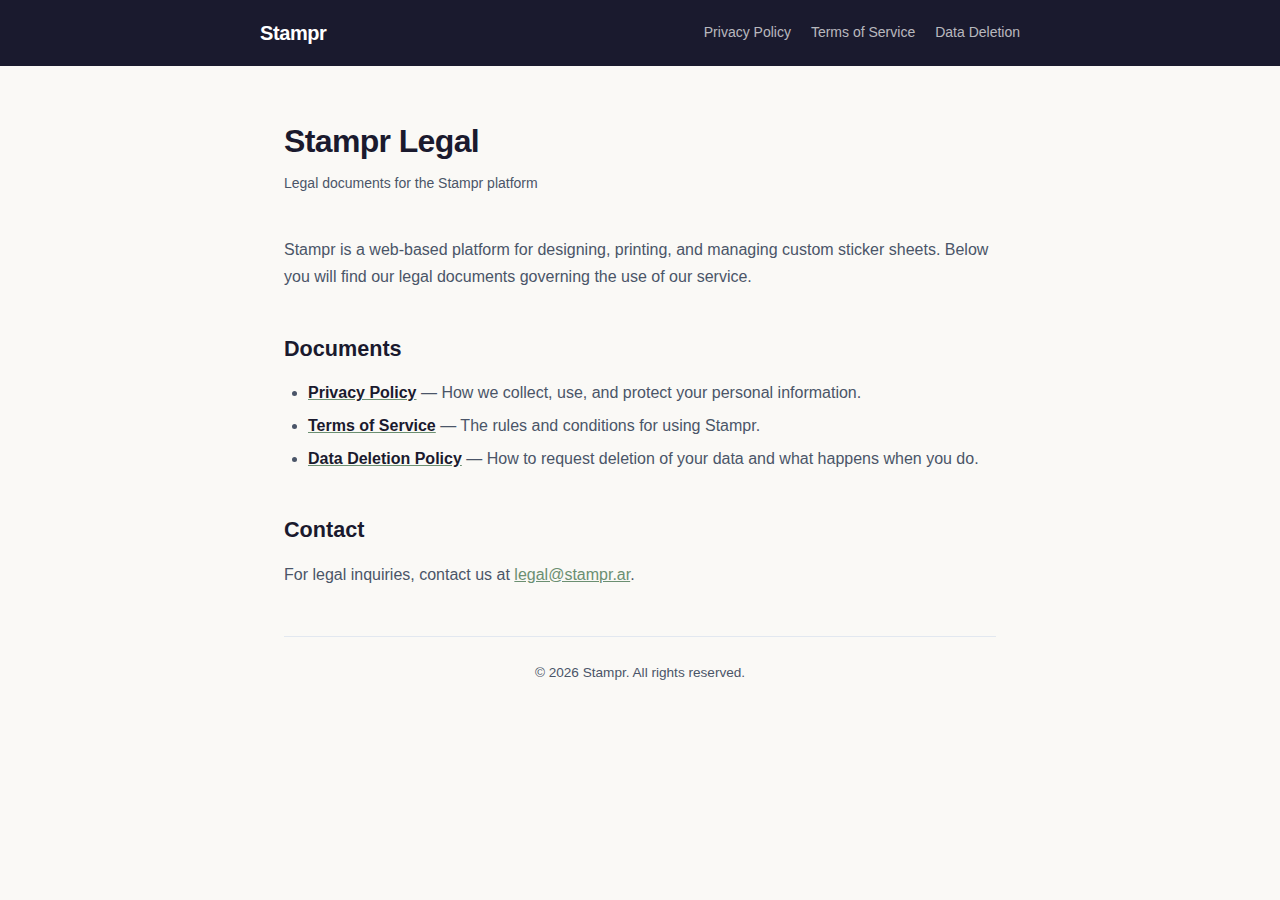
<file: index.html>
<!DOCTYPE html>
<html lang="en">
<head>
  <meta charset="UTF-8">
  <meta name="viewport" content="width=device-width, initial-scale=1.0">
  <title>Stampr - Legal</title>
  <link rel="stylesheet" href="style.css">
</head>
<body>
  <nav><div class="nav-inner"><a href="index.html" class="brand">Stampr</a><div class="links"><a href="privacy.html">Privacy Policy</a><a href="terms.html">Terms of Service</a><a href="deletion.html">Data Deletion</a></div></div></nav>
  <div class="container">
    <h1>Stampr Legal</h1>
    <p class="effective-date">Legal documents for the Stampr platform</p>
    <p>Stampr is a web-based platform for designing, printing, and managing custom sticker sheets. Below you will find our legal documents governing the use of our service.</p>
    <h2>Documents</h2>
    <ul>
      <li><a href="privacy.html"><strong>Privacy Policy</strong></a> — How we collect, use, and protect your personal information.</li>
      <li><a href="terms.html"><strong>Terms of Service</strong></a> — The rules and conditions for using Stampr.</li>
      <li><a href="deletion.html"><strong>Data Deletion Policy</strong></a> — How to request deletion of your data and what happens when you do.</li>
    </ul>
    <h2>Contact</h2>
    <p>For legal inquiries, contact us at <a href="mailto:legal@stampr.ar">legal@stampr.ar</a>.</p>
    <footer>&copy; 2026 Stampr. All rights reserved.</footer>
  </div>
</body>
</html>
</file>
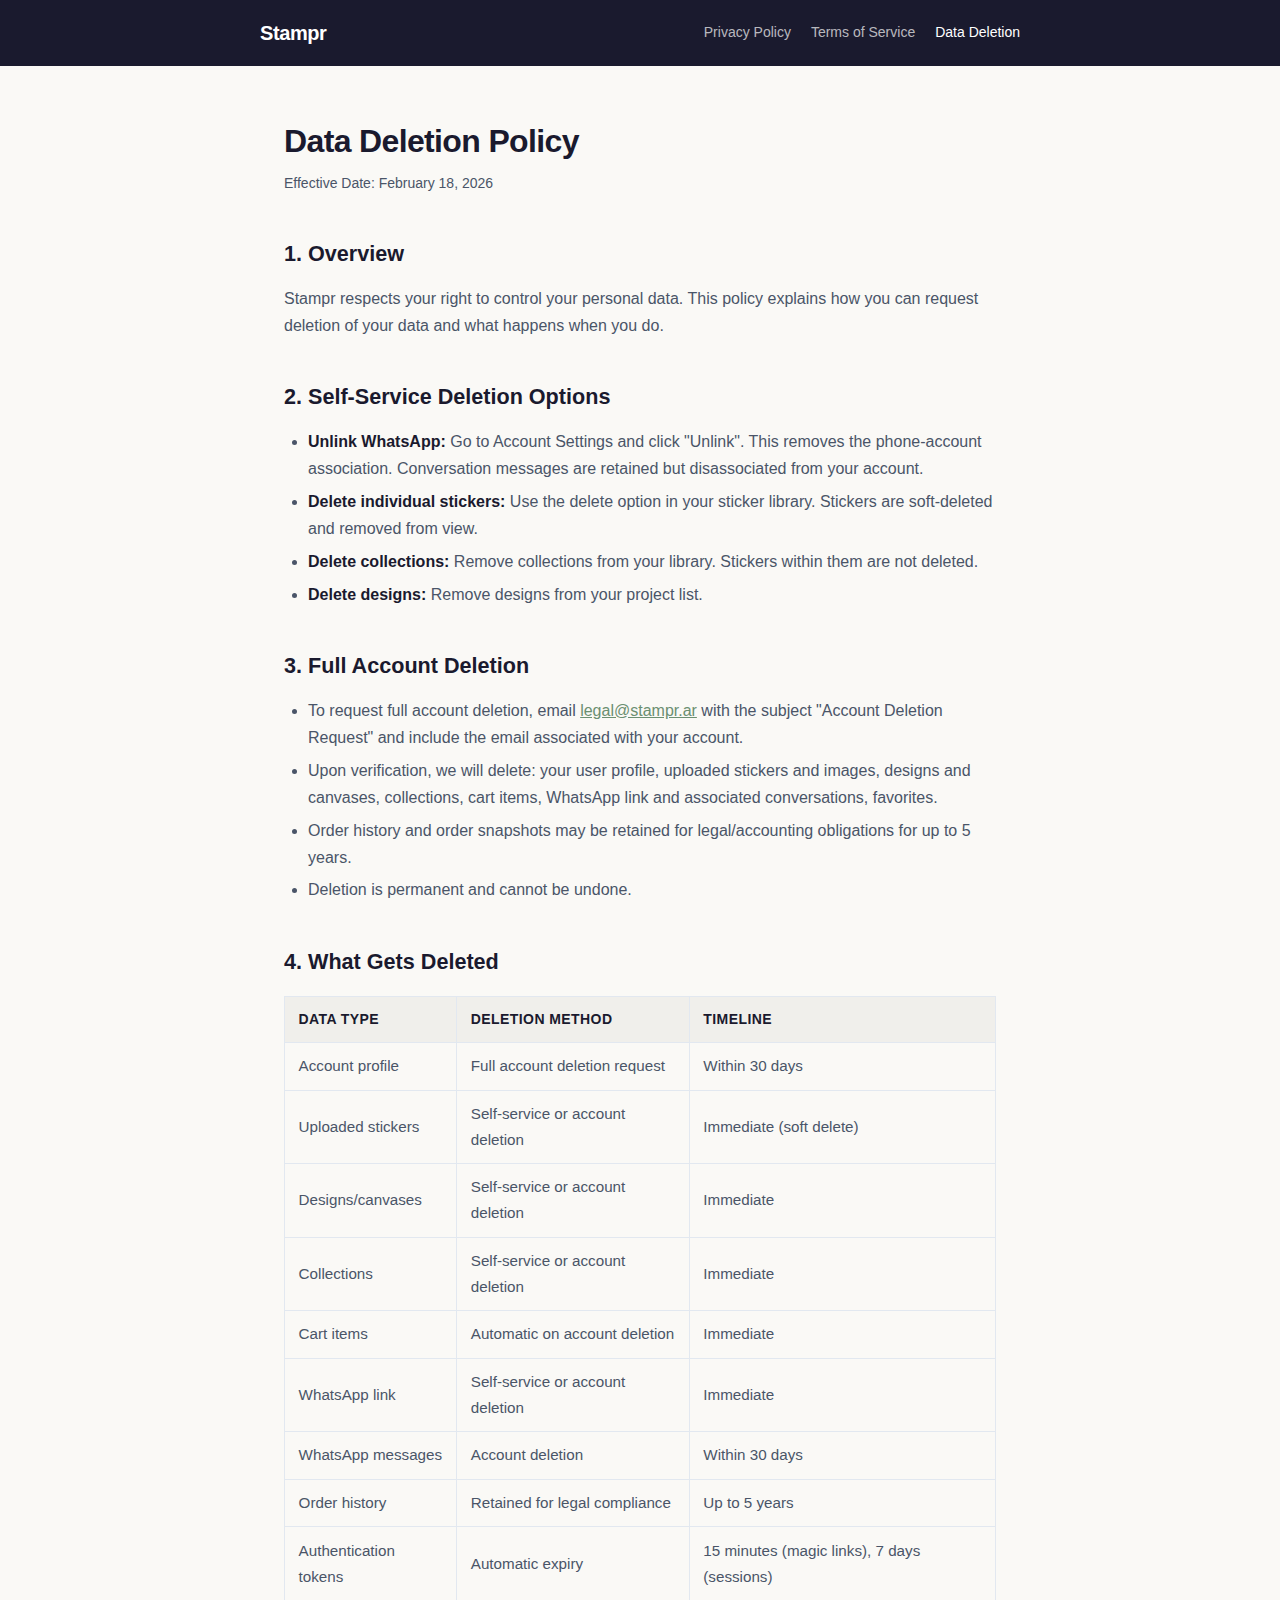
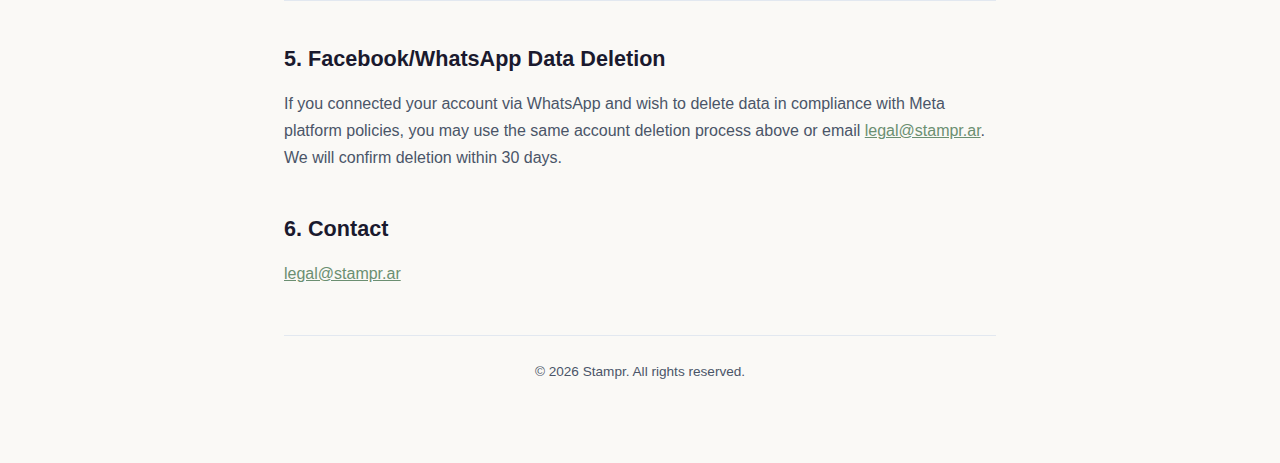
<file: deletion.html>
<!DOCTYPE html>
<html lang="en">
<head>
  <meta charset="UTF-8">
  <meta name="viewport" content="width=device-width, initial-scale=1.0">
  <title>Data Deletion Policy - Stampr</title>
  <link rel="stylesheet" href="style.css">
</head>
<body>
  <nav><div class="nav-inner"><a href="index.html" class="brand">Stampr</a><div class="links"><a href="privacy.html">Privacy Policy</a><a href="terms.html">Terms of Service</a><a href="deletion.html" class="active">Data Deletion</a></div></div></nav>
  <div class="container">
    <h1>Data Deletion Policy</h1>
    <p class="effective-date">Effective Date: February 18, 2026</p>

    <h2>1. Overview</h2>
    <p>Stampr respects your right to control your personal data. This policy explains how you can request deletion of your data and what happens when you do.</p>

    <h2>2. Self-Service Deletion Options</h2>
    <ul>
      <li><strong>Unlink WhatsApp:</strong> Go to Account Settings and click "Unlink". This removes the phone-account association. Conversation messages are retained but disassociated from your account.</li>
      <li><strong>Delete individual stickers:</strong> Use the delete option in your sticker library. Stickers are soft-deleted and removed from view.</li>
      <li><strong>Delete collections:</strong> Remove collections from your library. Stickers within them are not deleted.</li>
      <li><strong>Delete designs:</strong> Remove designs from your project list.</li>
    </ul>

    <h2>3. Full Account Deletion</h2>
    <ul>
      <li>To request full account deletion, email <a href="mailto:legal@stampr.ar">legal@stampr.ar</a> with the subject "Account Deletion Request" and include the email associated with your account.</li>
      <li>Upon verification, we will delete: your user profile, uploaded stickers and images, designs and canvases, collections, cart items, WhatsApp link and associated conversations, favorites.</li>
      <li>Order history and order snapshots may be retained for legal/accounting obligations for up to 5 years.</li>
      <li>Deletion is permanent and cannot be undone.</li>
    </ul>

    <h2>4. What Gets Deleted</h2>
    <table>
      <thead>
        <tr>
          <th>Data Type</th>
          <th>Deletion Method</th>
          <th>Timeline</th>
        </tr>
      </thead>
      <tbody>
        <tr><td>Account profile</td><td>Full account deletion request</td><td>Within 30 days</td></tr>
        <tr><td>Uploaded stickers</td><td>Self-service or account deletion</td><td>Immediate (soft delete)</td></tr>
        <tr><td>Designs/canvases</td><td>Self-service or account deletion</td><td>Immediate</td></tr>
        <tr><td>Collections</td><td>Self-service or account deletion</td><td>Immediate</td></tr>
        <tr><td>Cart items</td><td>Automatic on account deletion</td><td>Immediate</td></tr>
        <tr><td>WhatsApp link</td><td>Self-service or account deletion</td><td>Immediate</td></tr>
        <tr><td>WhatsApp messages</td><td>Account deletion</td><td>Within 30 days</td></tr>
        <tr><td>Order history</td><td>Retained for legal compliance</td><td>Up to 5 years</td></tr>
        <tr><td>Authentication tokens</td><td>Automatic expiry</td><td>15 minutes (magic links), 7 days (sessions)</td></tr>
      </tbody>
    </table>

    <h2>5. Facebook/WhatsApp Data Deletion</h2>
    <p>If you connected your account via WhatsApp and wish to delete data in compliance with Meta platform policies, you may use the same account deletion process above or email <a href="mailto:legal@stampr.ar">legal@stampr.ar</a>. We will confirm deletion within 30 days.</p>

    <h2>6. Contact</h2>
    <p><a href="mailto:legal@stampr.ar">legal@stampr.ar</a></p>

    <footer>&copy; 2026 Stampr. All rights reserved.</footer>
  </div>
</body>
</html>
</file>
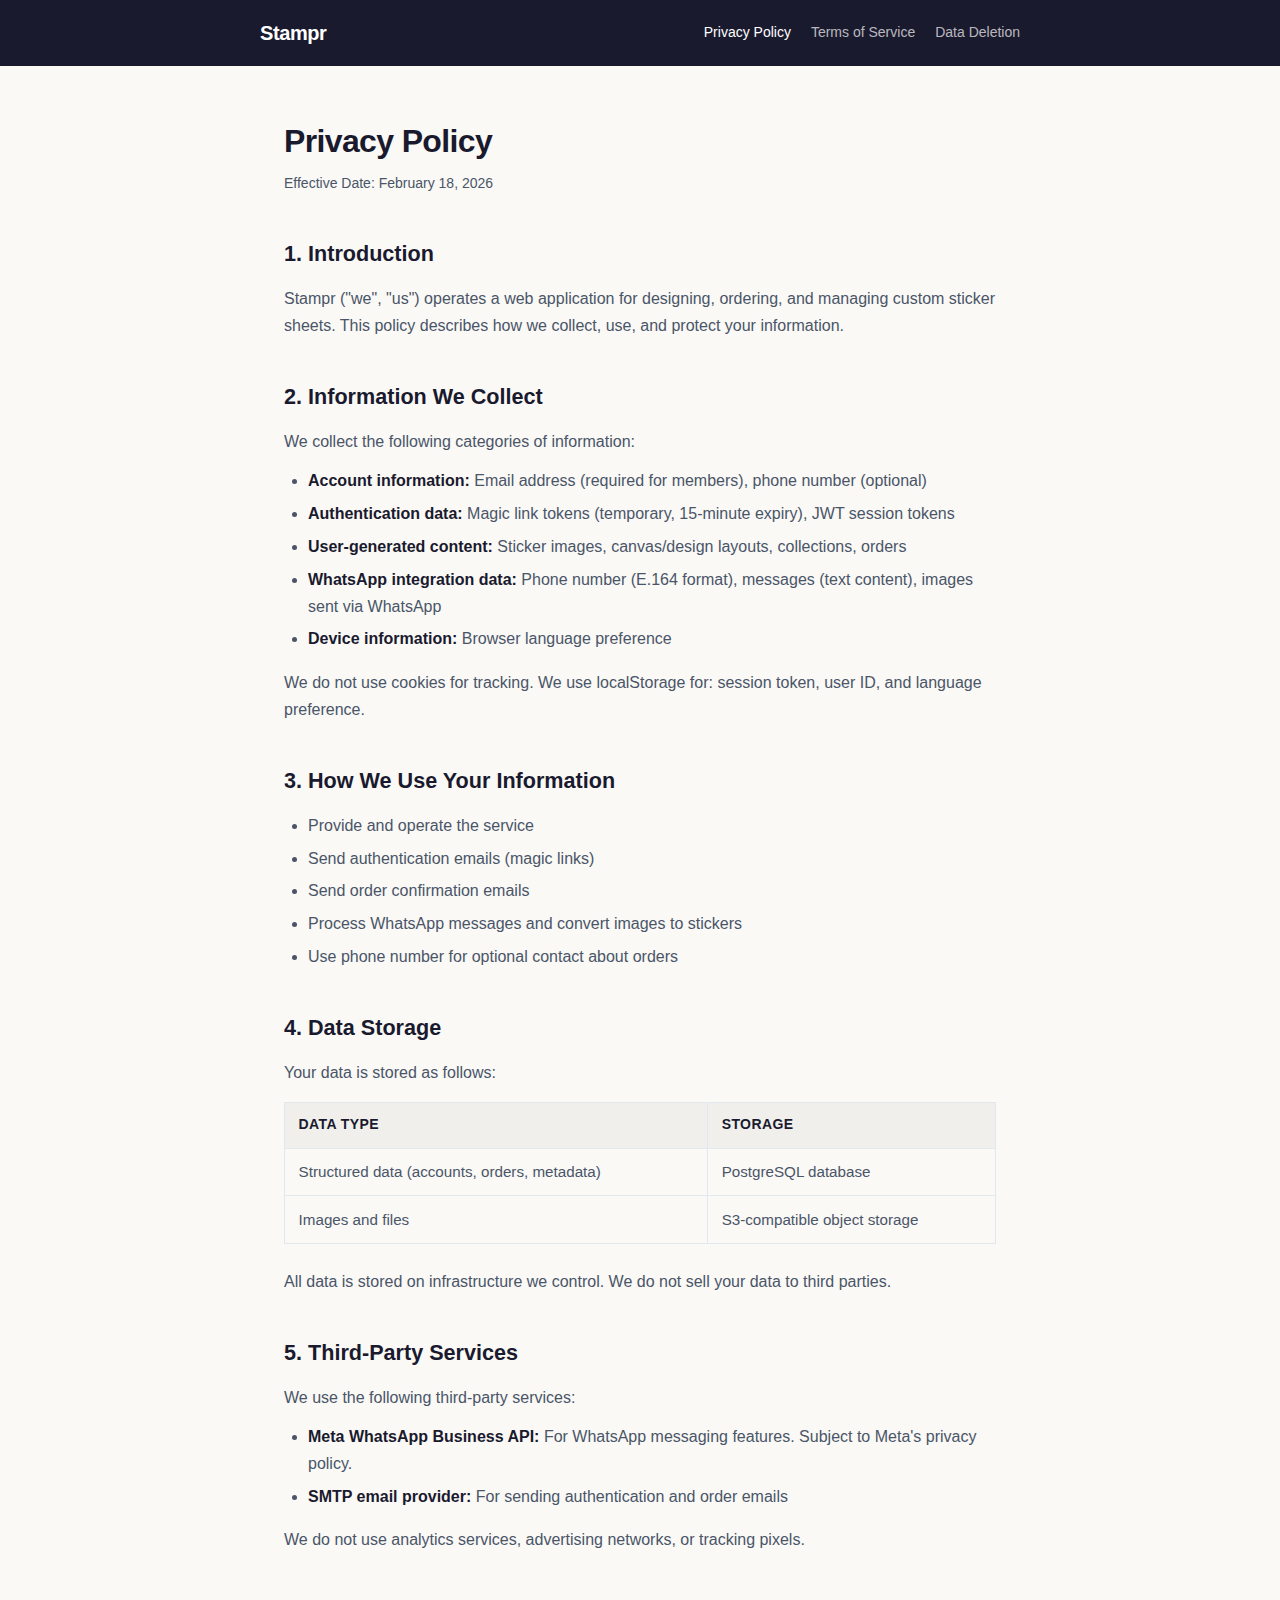
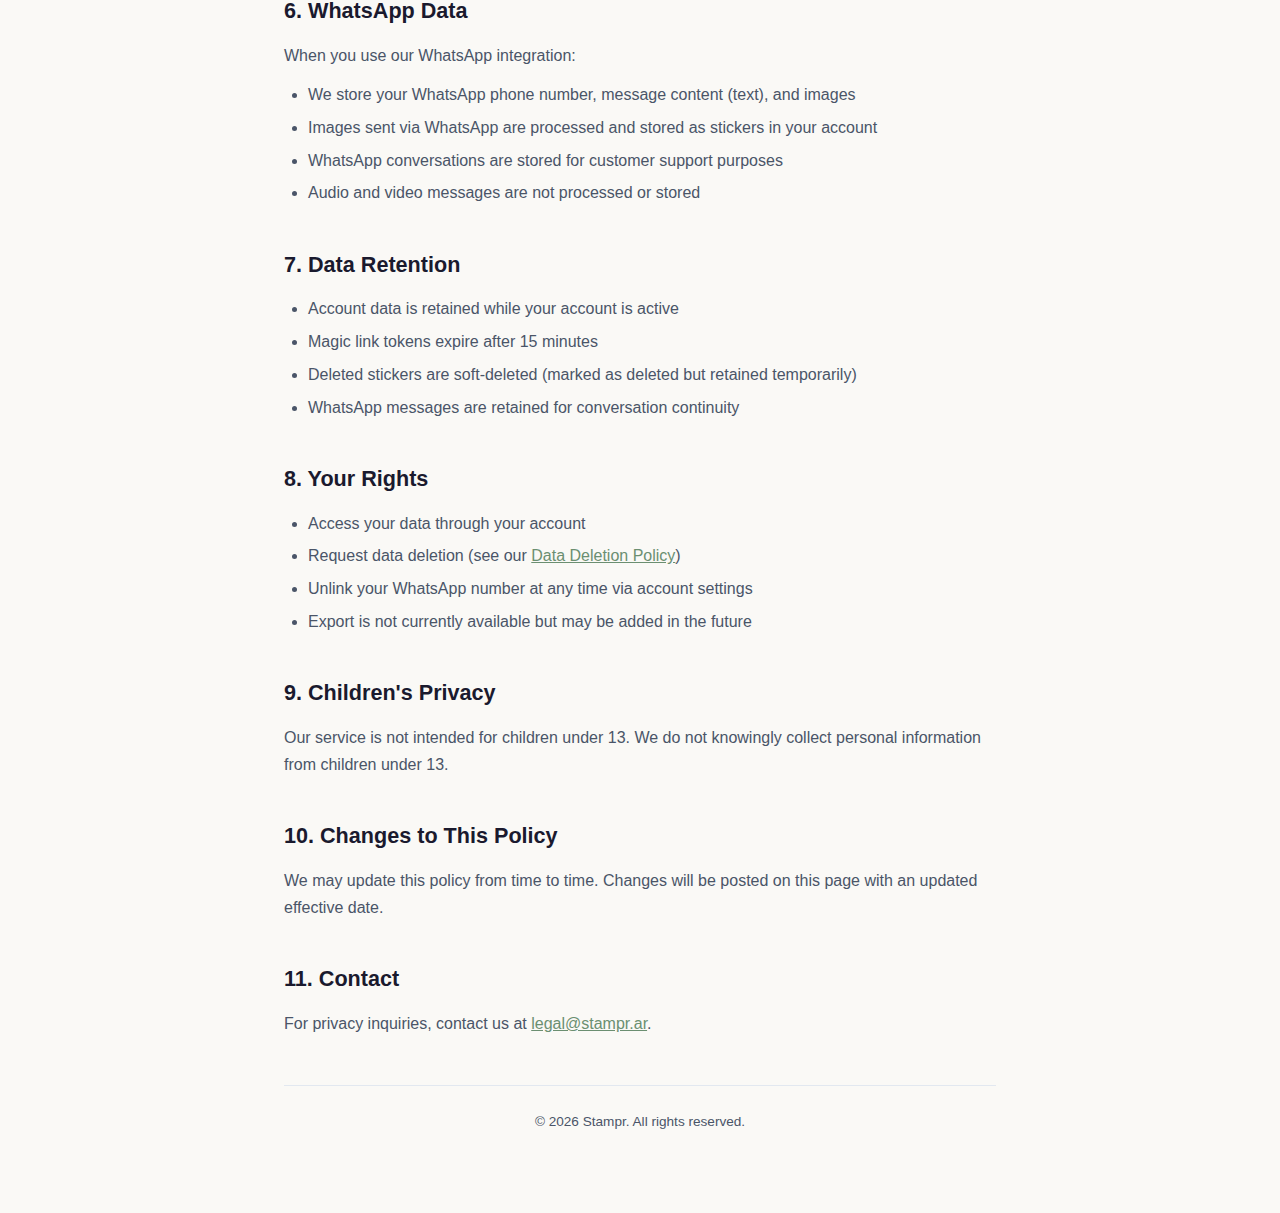
<file: privacy.html>
<!DOCTYPE html>
<html lang="en">
<head>
  <meta charset="UTF-8">
  <meta name="viewport" content="width=device-width, initial-scale=1.0">
  <title>Privacy Policy - Stampr</title>
  <link rel="stylesheet" href="style.css">
</head>
<body>
  <nav><div class="nav-inner"><a href="index.html" class="brand">Stampr</a><div class="links"><a href="privacy.html" class="active">Privacy Policy</a><a href="terms.html">Terms of Service</a><a href="deletion.html">Data Deletion</a></div></div></nav>
  <div class="container">
    <h1>Privacy Policy</h1>
    <p class="effective-date">Effective Date: February 18, 2026</p>

    <h2>1. Introduction</h2>
    <p>Stampr ("we", "us") operates a web application for designing, ordering, and managing custom sticker sheets. This policy describes how we collect, use, and protect your information.</p>

    <h2>2. Information We Collect</h2>
    <p>We collect the following categories of information:</p>
    <ul>
      <li><strong>Account information:</strong> Email address (required for members), phone number (optional)</li>
      <li><strong>Authentication data:</strong> Magic link tokens (temporary, 15-minute expiry), JWT session tokens</li>
      <li><strong>User-generated content:</strong> Sticker images, canvas/design layouts, collections, orders</li>
      <li><strong>WhatsApp integration data:</strong> Phone number (E.164 format), messages (text content), images sent via WhatsApp</li>
      <li><strong>Device information:</strong> Browser language preference</li>
    </ul>
    <p>We do not use cookies for tracking. We use localStorage for: session token, user ID, and language preference.</p>

    <h2>3. How We Use Your Information</h2>
    <ul>
      <li>Provide and operate the service</li>
      <li>Send authentication emails (magic links)</li>
      <li>Send order confirmation emails</li>
      <li>Process WhatsApp messages and convert images to stickers</li>
      <li>Use phone number for optional contact about orders</li>
    </ul>

    <h2>4. Data Storage</h2>
    <p>Your data is stored as follows:</p>
    <table>
      <thead>
        <tr><th>Data Type</th><th>Storage</th></tr>
      </thead>
      <tbody>
        <tr><td>Structured data (accounts, orders, metadata)</td><td>PostgreSQL database</td></tr>
        <tr><td>Images and files</td><td>S3-compatible object storage</td></tr>
      </tbody>
    </table>
    <p>All data is stored on infrastructure we control. We do not sell your data to third parties.</p>

    <h2>5. Third-Party Services</h2>
    <p>We use the following third-party services:</p>
    <ul>
      <li><strong>Meta WhatsApp Business API:</strong> For WhatsApp messaging features. Subject to Meta's privacy policy.</li>
      <li><strong>SMTP email provider:</strong> For sending authentication and order emails</li>
    </ul>
    <p>We do not use analytics services, advertising networks, or tracking pixels.</p>

    <h2>6. WhatsApp Data</h2>
    <p>When you use our WhatsApp integration:</p>
    <ul>
      <li>We store your WhatsApp phone number, message content (text), and images</li>
      <li>Images sent via WhatsApp are processed and stored as stickers in your account</li>
      <li>WhatsApp conversations are stored for customer support purposes</li>
      <li>Audio and video messages are not processed or stored</li>
    </ul>

    <h2>7. Data Retention</h2>
    <ul>
      <li>Account data is retained while your account is active</li>
      <li>Magic link tokens expire after 15 minutes</li>
      <li>Deleted stickers are soft-deleted (marked as deleted but retained temporarily)</li>
      <li>WhatsApp messages are retained for conversation continuity</li>
    </ul>

    <h2>8. Your Rights</h2>
    <ul>
      <li>Access your data through your account</li>
      <li>Request data deletion (see our <a href="deletion.html">Data Deletion Policy</a>)</li>
      <li>Unlink your WhatsApp number at any time via account settings</li>
      <li>Export is not currently available but may be added in the future</li>
    </ul>

    <h2>9. Children's Privacy</h2>
    <p>Our service is not intended for children under 13. We do not knowingly collect personal information from children under 13.</p>

    <h2>10. Changes to This Policy</h2>
    <p>We may update this policy from time to time. Changes will be posted on this page with an updated effective date.</p>

    <h2>11. Contact</h2>
    <p>For privacy inquiries, contact us at <a href="mailto:legal@stampr.ar">legal@stampr.ar</a>.</p>

    <footer>&copy; 2026 Stampr. All rights reserved.</footer>
  </div>
</body>
</html>
</file>
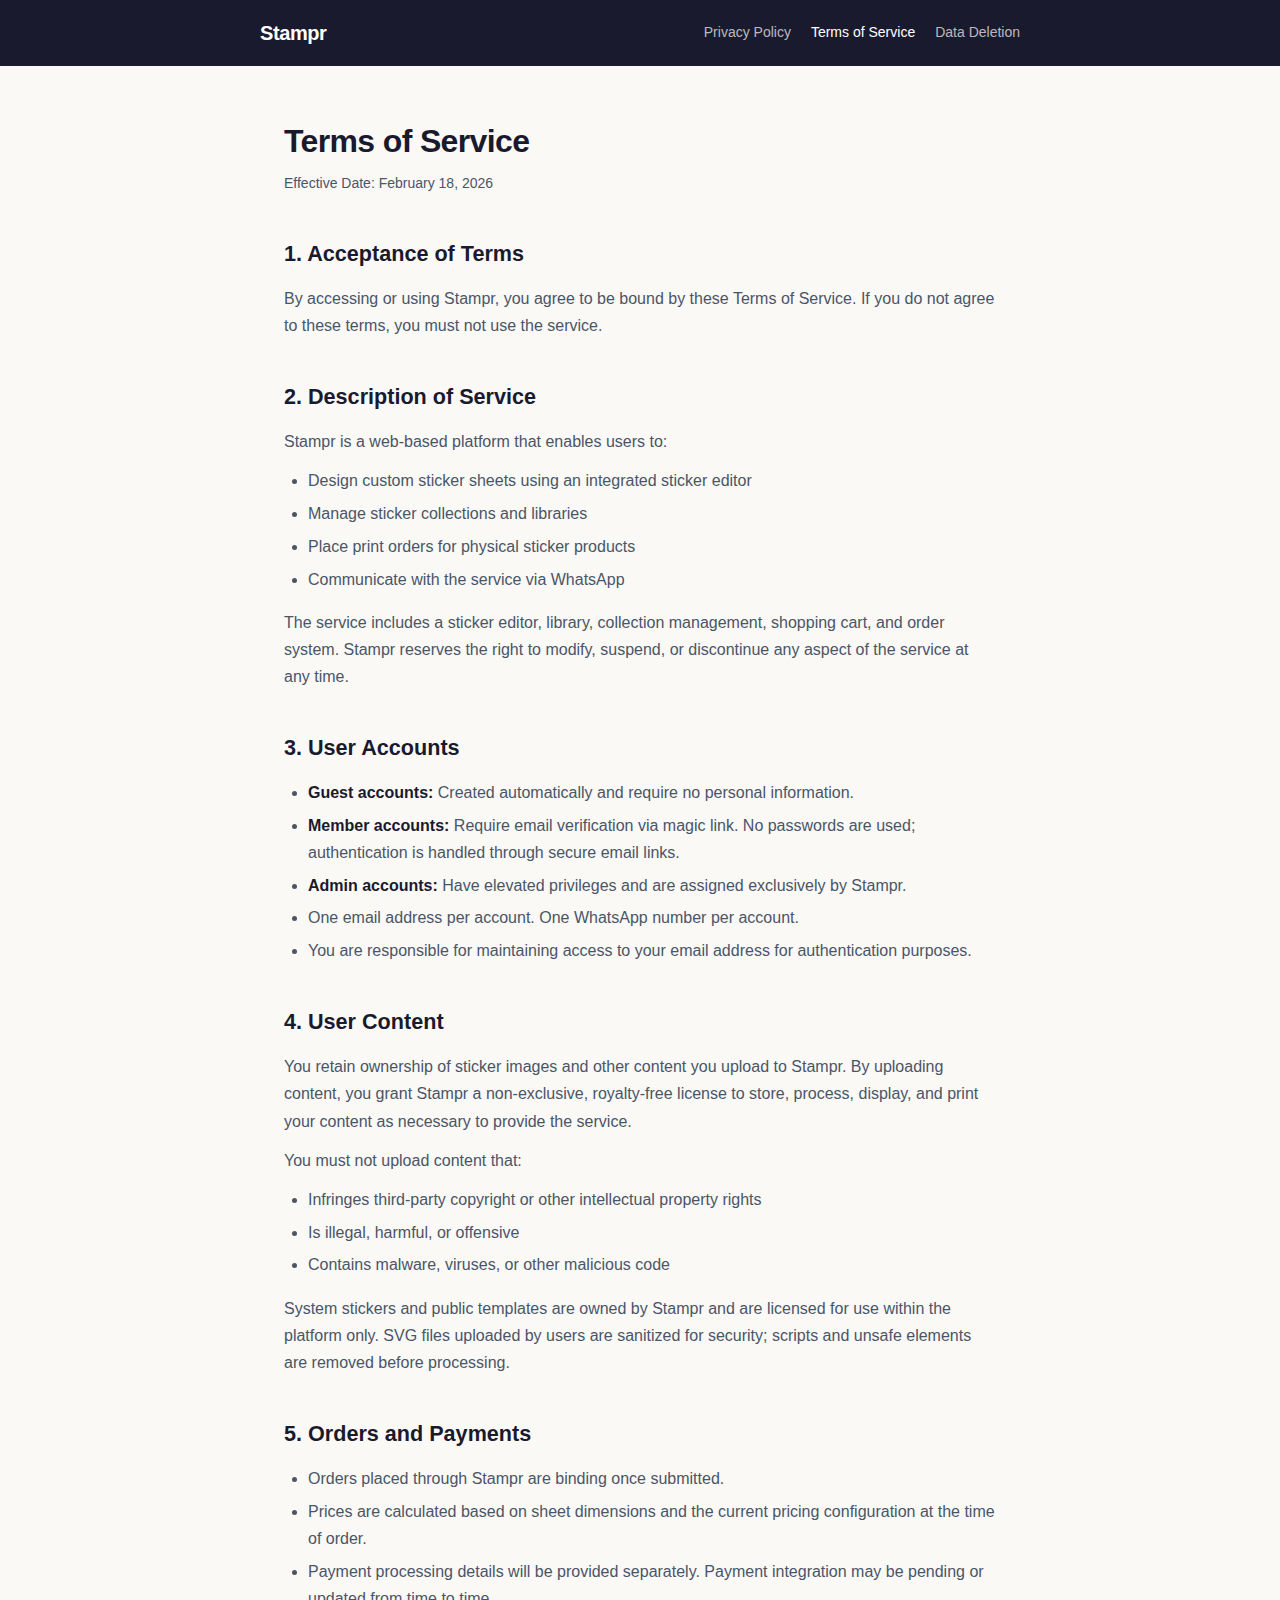
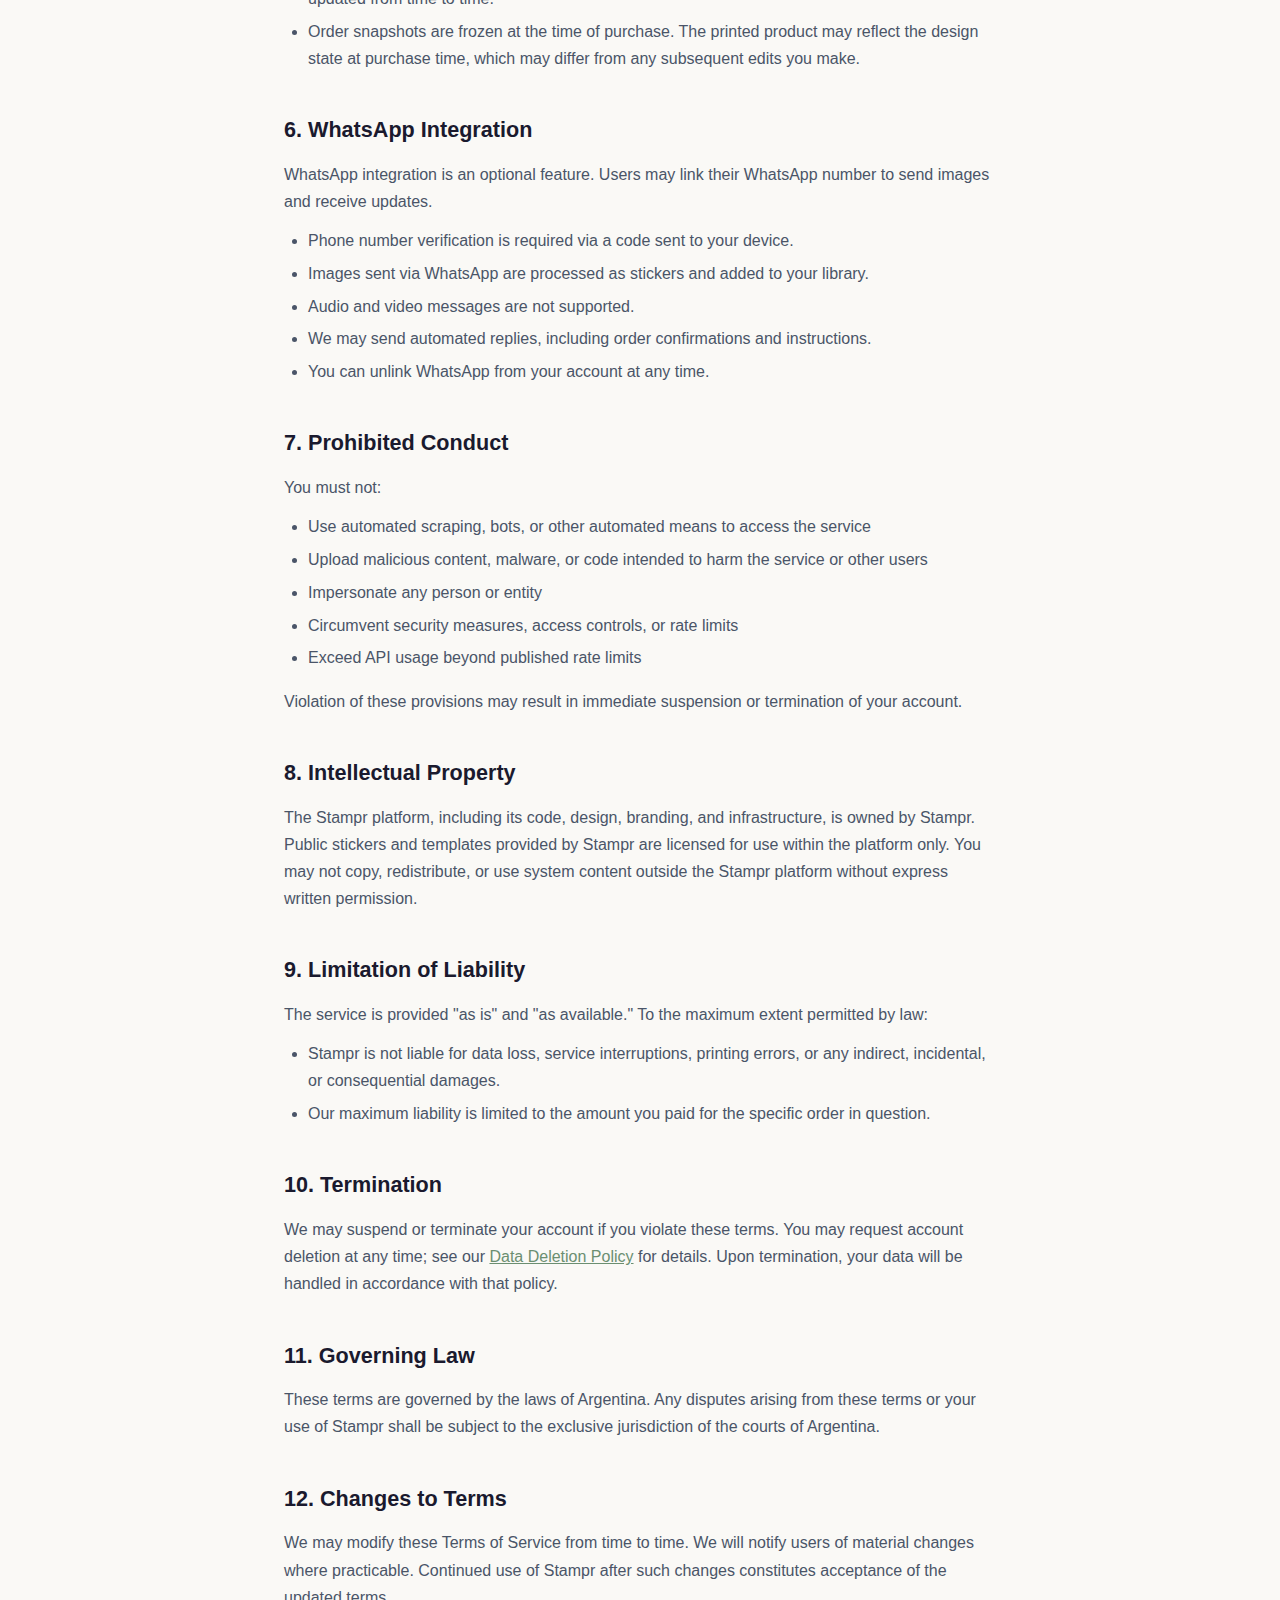
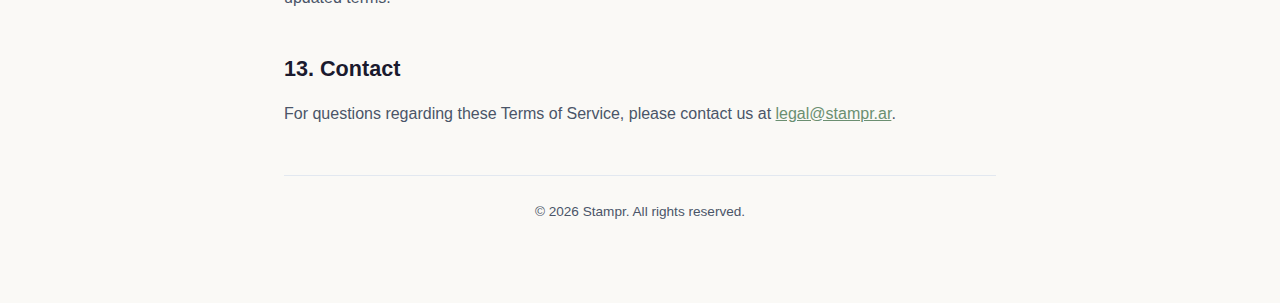
<file: terms.html>
<!DOCTYPE html>
<html lang="en">
<head>
  <meta charset="UTF-8">
  <meta name="viewport" content="width=device-width, initial-scale=1.0">
  <title>Terms of Service - Stampr</title>
  <link rel="stylesheet" href="style.css">
</head>
<body>
  <nav><div class="nav-inner"><a href="index.html" class="brand">Stampr</a><div class="links"><a href="privacy.html">Privacy Policy</a><a href="terms.html" class="active">Terms of Service</a><a href="deletion.html">Data Deletion</a></div></div></nav>
  <div class="container">
    <h1>Terms of Service</h1>
    <p class="effective-date">Effective Date: February 18, 2026</p>

    <h2>1. Acceptance of Terms</h2>
    <p>By accessing or using Stampr, you agree to be bound by these Terms of Service. If you do not agree to these terms, you must not use the service.</p>

    <h2>2. Description of Service</h2>
    <p>Stampr is a web-based platform that enables users to:</p>
    <ul>
      <li>Design custom sticker sheets using an integrated sticker editor</li>
      <li>Manage sticker collections and libraries</li>
      <li>Place print orders for physical sticker products</li>
      <li>Communicate with the service via WhatsApp</li>
    </ul>
    <p>The service includes a sticker editor, library, collection management, shopping cart, and order system. Stampr reserves the right to modify, suspend, or discontinue any aspect of the service at any time.</p>

    <h2>3. User Accounts</h2>
    <ul>
      <li><strong>Guest accounts:</strong> Created automatically and require no personal information.</li>
      <li><strong>Member accounts:</strong> Require email verification via magic link. No passwords are used; authentication is handled through secure email links.</li>
      <li><strong>Admin accounts:</strong> Have elevated privileges and are assigned exclusively by Stampr.</li>
      <li>One email address per account. One WhatsApp number per account.</li>
      <li>You are responsible for maintaining access to your email address for authentication purposes.</li>
    </ul>

    <h2>4. User Content</h2>
    <p>You retain ownership of sticker images and other content you upload to Stampr. By uploading content, you grant Stampr a non-exclusive, royalty-free license to store, process, display, and print your content as necessary to provide the service.</p>
    <p>You must not upload content that:</p>
    <ul>
      <li>Infringes third-party copyright or other intellectual property rights</li>
      <li>Is illegal, harmful, or offensive</li>
      <li>Contains malware, viruses, or other malicious code</li>
    </ul>
    <p>System stickers and public templates are owned by Stampr and are licensed for use within the platform only. SVG files uploaded by users are sanitized for security; scripts and unsafe elements are removed before processing.</p>

    <h2>5. Orders and Payments</h2>
    <ul>
      <li>Orders placed through Stampr are binding once submitted.</li>
      <li>Prices are calculated based on sheet dimensions and the current pricing configuration at the time of order.</li>
      <li>Payment processing details will be provided separately. Payment integration may be pending or updated from time to time.</li>
      <li>Order snapshots are frozen at the time of purchase. The printed product may reflect the design state at purchase time, which may differ from any subsequent edits you make.</li>
    </ul>

    <h2>6. WhatsApp Integration</h2>
    <p>WhatsApp integration is an optional feature. Users may link their WhatsApp number to send images and receive updates.</p>
    <ul>
      <li>Phone number verification is required via a code sent to your device.</li>
      <li>Images sent via WhatsApp are processed as stickers and added to your library.</li>
      <li>Audio and video messages are not supported.</li>
      <li>We may send automated replies, including order confirmations and instructions.</li>
      <li>You can unlink WhatsApp from your account at any time.</li>
    </ul>

    <h2>7. Prohibited Conduct</h2>
    <p>You must not:</p>
    <ul>
      <li>Use automated scraping, bots, or other automated means to access the service</li>
      <li>Upload malicious content, malware, or code intended to harm the service or other users</li>
      <li>Impersonate any person or entity</li>
      <li>Circumvent security measures, access controls, or rate limits</li>
      <li>Exceed API usage beyond published rate limits</li>
    </ul>
    <p>Violation of these provisions may result in immediate suspension or termination of your account.</p>

    <h2>8. Intellectual Property</h2>
    <p>The Stampr platform, including its code, design, branding, and infrastructure, is owned by Stampr. Public stickers and templates provided by Stampr are licensed for use within the platform only. You may not copy, redistribute, or use system content outside the Stampr platform without express written permission.</p>

    <h2>9. Limitation of Liability</h2>
    <p>The service is provided "as is" and "as available." To the maximum extent permitted by law:</p>
    <ul>
      <li>Stampr is not liable for data loss, service interruptions, printing errors, or any indirect, incidental, or consequential damages.</li>
      <li>Our maximum liability is limited to the amount you paid for the specific order in question.</li>
    </ul>

    <h2>10. Termination</h2>
    <p>We may suspend or terminate your account if you violate these terms. You may request account deletion at any time; see our <a href="deletion.html">Data Deletion Policy</a> for details. Upon termination, your data will be handled in accordance with that policy.</p>

    <h2>11. Governing Law</h2>
    <p>These terms are governed by the laws of Argentina. Any disputes arising from these terms or your use of Stampr shall be subject to the exclusive jurisdiction of the courts of Argentina.</p>

    <h2>12. Changes to Terms</h2>
    <p>We may modify these Terms of Service from time to time. We will notify users of material changes where practicable. Continued use of Stampr after such changes constitutes acceptance of the updated terms.</p>

    <h2>13. Contact</h2>
    <p>For questions regarding these Terms of Service, please contact us at <a href="mailto:legal@stampr.ar">legal@stampr.ar</a>.</p>

    <footer>&copy; 2026 Stampr. All rights reserved.</footer>
  </div>
</body>
</html>
</file>
<file: style.css>
:root {
  --dark: #1a1a2e;
  --slate: #4a5568;
  --sage: #6b8f71;
  --cream: #faf9f6;
  --light: #f0efeb;
  --border: #e2e8f0;
}
* { margin: 0; padding: 0; box-sizing: border-box; }
body {
  font-family: -apple-system, BlinkMacSystemFont, 'Segoe UI', Roboto, 'Helvetica Neue', Arial, sans-serif;
  color: var(--dark);
  background: var(--cream);
  line-height: 1.7;
  -webkit-font-smoothing: antialiased;
}
.container { max-width: 760px; margin: 0 auto; padding: 3rem 1.5rem 5rem; }
nav { background: var(--dark); padding: 1rem 1.5rem; position: sticky; top: 0; z-index: 10; }
nav .nav-inner { max-width: 760px; margin: 0 auto; display: flex; align-items: center; justify-content: space-between; flex-wrap: wrap; gap: 0.75rem; }
nav .brand { color: #fff; font-size: 1.25rem; font-weight: 700; text-decoration: none; letter-spacing: -0.02em; }
nav .links { display: flex; gap: 1.25rem; flex-wrap: wrap; }
nav a { color: rgba(255,255,255,0.7); text-decoration: none; font-size: 0.875rem; transition: color 0.15s; }
nav a:hover, nav a.active { color: #fff; }
h1 { font-size: 2rem; font-weight: 700; letter-spacing: -0.02em; margin-bottom: 0.25rem; }
.effective-date { color: var(--slate); font-size: 0.875rem; margin-bottom: 2.5rem; }
h2 { font-size: 1.35rem; font-weight: 600; margin-top: 2.5rem; margin-bottom: 0.75rem; }
h3 { font-size: 1.1rem; font-weight: 600; margin-top: 1.5rem; margin-bottom: 0.5rem; }
p, li { color: var(--slate); font-size: 1rem; margin-bottom: 0.75rem; }
ul, ol { padding-left: 1.5rem; margin-bottom: 1rem; }
li { margin-bottom: 0.35rem; }
strong { color: var(--dark); }
a { color: var(--sage); }
table { width: 100%; border-collapse: collapse; margin: 1rem 0 1.5rem; font-size: 0.95rem; }
th, td { text-align: left; padding: 0.65rem 0.85rem; border: 1px solid var(--border); color: var(--slate); }
th { background: var(--light); color: var(--dark); font-weight: 600; font-size: 0.875rem; text-transform: uppercase; letter-spacing: 0.03em; }
footer { margin-top: 3rem; padding-top: 1.5rem; border-top: 1px solid var(--border); font-size: 0.85rem; color: var(--slate); text-align: center; }
</file>
